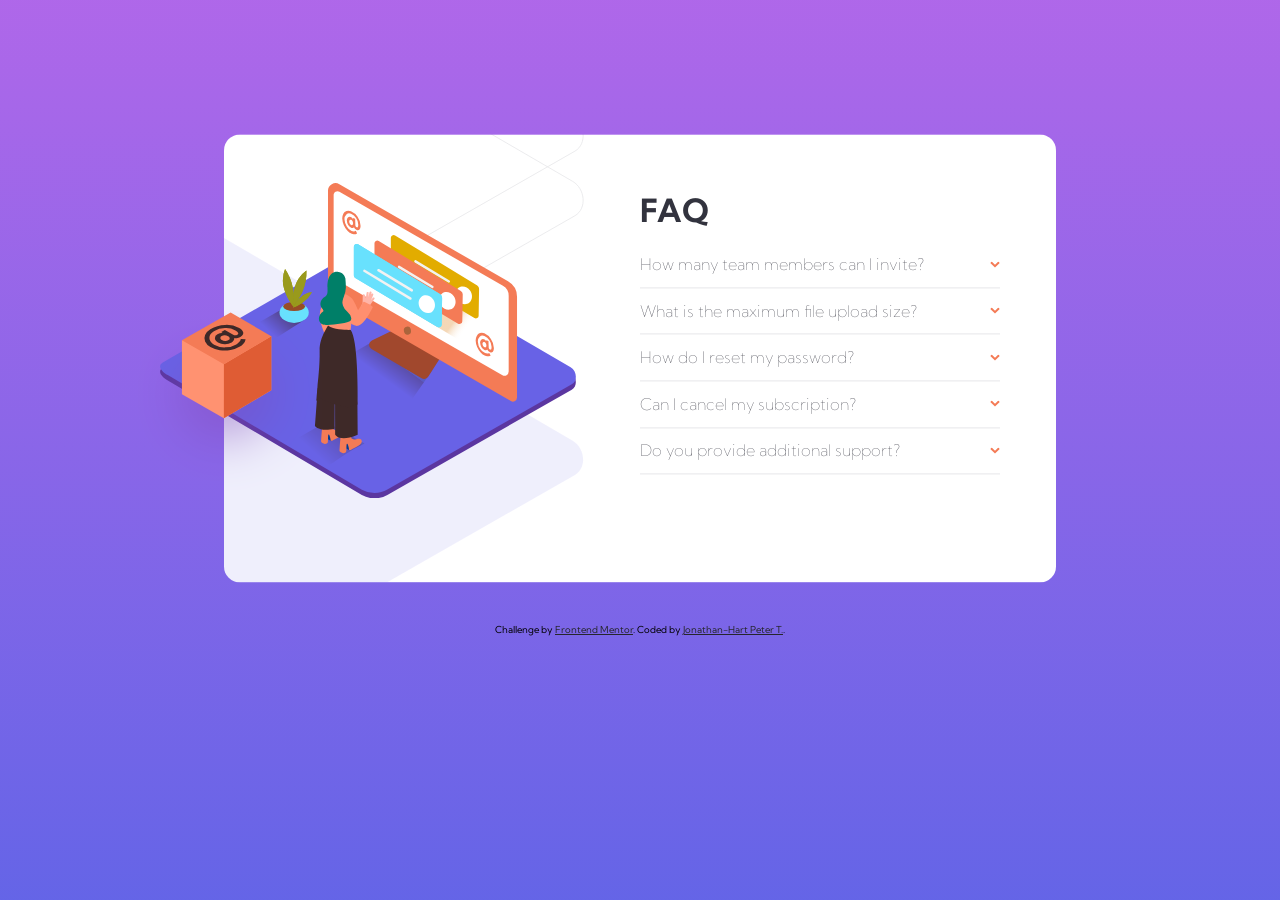
<file: index.html>
<!DOCTYPE html>
<html lang="en">

<head>
  <meta charset="UTF-8">
  <meta name="viewport" content="width=device-width, initial-scale=1.0">
  <link rel="icon" type="image/png" sizes="32x32" href="./images/favicon-32x32.png">
  <link rel="stylesheet" href="style.css">
<link rel="preconnect" href="https://fonts.googleapis.com">
<link rel="preconnect" href="https://fonts.gstatic.com" crossorigin>
<link href="https://fonts.googleapis.com/css2?family=Kumbh+Sans:wght@400;700&display=swap" rel="stylesheet">
  <title>Frontend Mentor | FAQ Accordion Card</title>
  <style>
   
  </style>
</head>

<body>
  <main class="container">
    <div class="image">
      <img src="./images/illustration-woman-online-desktop.svg" alt="">
      <img src="./images/illustration-box-desktop.svg" alt="">
      <img src="./images/illustration-woman-online-mobile.svg" alt="">
    </div>
    <div class="text">
      <h1>FAQ</h1>
      <div class="q1">
        <div class="ques1">
          <h4 id="h4-1" class="normal">How many team members can I invite?</h4>
          <img id="ques1" class="down" src="./images/icon-arrow-down.svg" alt="">
        </div>
        <div id="toggle1" class="hide">
          <p> You can invite up to 2 additional users on the Free plan. There is no limit on team members for the
            Premium plan.</p>
        </div>
      </div>

      <div class="q2">
        <div class="ques2">
          <h4 id="h4-2" class="normal">What is the maximum file upload size?</h4>
          <img id="ques2" class="down" src="./images/icon-arrow-down.svg" alt="">
        </div>
        <div id="toggle2" class="hide">
          <p>No more than 2GB. All files in your account must fit your allotted storage space.</p>
        </div>
      </div>

      <div class="q3">
        <div class="ques3">
          <h4 id="h4-3" class="normal">How do I reset my password?</h4>
          <img id="ques3" class="down" src="./images/icon-arrow-down.svg" alt="">
        </div>
        <div id="toggle3" class="hide">
          <p> Click “Forgot password” from the login page or “Change password” from your profile page.
            A reset link will be emailed to you.</p>
        </div>
      </div>

      <div class="q4">
        <div class="ques4">
          <h4 id="h4-4" class="normal">Can I cancel my subscription?</h4>
          <img id="ques4" class="down" src="./images/icon-arrow-down.svg" alt="">
        </div>
        <div id="toggle4" class="hide">
          <p> Yes! Send us a message and we’ll process your request no questions asked.</p>
        </div>
      </div>

      <div class="q5">
        <div class="ques5">
          <h4 id="h4-5" class="normal">Do you provide additional support?</h4>
          <img id="ques5" class="down" src="./images/icon-arrow-down.svg" alt="">
        </div>
        <div id="toggle5" class="hide">
          <p> Chat and email support is available 24/7. Phone lines are open during normal business hours.</p>
        </div>
      </div>
    </div>
  </main>

  <footer class="attribution">
    Challenge by <a href="https://www.frontendmentor.io?ref=challenge" target="_blank">Frontend Mentor</a>.
    Coded by <a href="#">Jonathan-Hart Peter T.</a>.
  </footer>
  <script src="main.js"></script>
</body>

</html>
</file>
<file: style.css>
* {
  margin: 0;
  padding: 0;
  box-sizing: border-box;
}

body {
  min-height: 100vh;
  background-image: linear-gradient(to bottom, hsl(273, 75%, 66%), hsl(240, 73%, 65%));
  font-family: "Kumbh Sans", sans-serif;
}

.normal {
  font-weight: 100;
  display: inline-block;
}
.normal:hover {
  color: hsl(14, 88%, 65%);
  cursor: pointer;
}

.large {
  font-weight: 700;
  display: inline-block;
}

.down {
  transform: rotate(0deg);
}

.up {
  transform: rotate(180deg);
}

.hide {
  display: none;
}

.show {
  display: block;
  margin: 0.8rem 0;
}

main.container {
  background-image: url(./images/bg-pattern-desktop.svg);
  background-repeat: no-repeat;
  background-position: -29.5rem -16rem;
  background-size: cover;
  max-width: 52rem;
  min-height: 28rem;
  background-color: white;
  display: grid;
  grid-template-columns: 1fr 1fr;
  position: relative;
  top: 50%;
  left: 50%;
  translate: -50% 30%;
  border-radius: 1rem;
}
main.container .image img:first-child {
  position: absolute;
  top: 3rem;
  left: -4rem;
  width: 26rem;
}
main.container .image img:nth-child(2) {
  position: absolute;
  top: 11rem;
  left: -5.8rem;
}
main.container .image img:last-child {
  display: none;
}
main.container .text {
  padding: 2rem 3.5rem 2rem 0;
  color: hsl(235, 11%, 22%);
}
main.container .text p {
  font-size: 0.8rem;
  line-height: 1.3rem;
}
main.container .text h1 {
  margin-bottom: 1.5rem;
  margin-top: 1.5rem;
}
main.container .text .q1, main.container .text .q2, main.container .text .q3, main.container .text .q4, main.container .text .q5 {
  border-bottom: 1px solid hsl(240, 5%, 91%);
}
main.container .text .ques1 {
  display: flex;
  justify-content: space-between;
  align-items: center;
  margin: 0.8rem 0;
}
main.container .text .ques2 {
  display: flex;
  justify-content: space-between;
  align-items: center;
  margin: 0.8rem 0;
}
main.container .text .ques3 {
  display: flex;
  justify-content: space-between;
  align-items: center;
  margin: 0.8rem 0;
}
main.container .text .ques4 {
  display: flex;
  justify-content: space-between;
  align-items: center;
  margin: 0.8rem 0;
}
main.container .text .ques5 {
  display: flex;
  justify-content: space-between;
  align-items: center;
  margin: 0.8rem 0;
}

footer.attribution {
  font-size: 0.6rem;
  text-align: center;
  margin-top: 11rem;
}
footer.attribution a {
  color: hsl(240, 8%, 16%);
}

@media (max-width: 1023px) {
  main.container {
    background-image: url(./images/bg-pattern-mobile.svg);
    background-repeat: no-repeat;
    background-position: 1.5rem 0rem;
    background-size: 17rem;
    max-width: 21.5rem;
    min-height: 35rem;
    background-color: white;
    display: grid;
    grid-template-columns: 1fr;
    position: relative;
    top: 40%;
    translate: -50% 30%;
    border-radius: 1rem;
  }
  main.container .image img:first-child {
    display: none;
  }
  main.container .image img:nth-child(2) {
    display: none;
  }
  main.container .image img:last-child {
    position: absolute;
    top: -7.8rem;
    left: 1.5rem;
    display: block;
    width: 17rem;
  }
  main.container .text {
    padding: 7rem 1rem 2rem 1rem;
    margin-top: -3rem;
  }
  main.container .text p {
    font-size: 0.8rem;
  }
  main.container .text h1 {
    margin-bottom: 1.5rem;
    text-align: center;
  }
}
</file>
<file: faq-accordion-card-main/main.css>
* {
  margin: 0;
  padding: 0;
  box-sizing: border-box;
}

body {
  min-height: 100vh;
  background-image: linear-gradient(to bottom, hsl(273deg, 75%, 66%), hsl(240deg, 73%, 65%));
  font-family: "Kumbh Sans", sans-serif;
}

.normal {
  font-weight: 100;
  display: inline-block;
}
.normal:hover {
  color: hsl(14deg, 88%, 65%);
  cursor: pointer;
}

.large {
  font-weight: 700;
  display: inline-block;
}

.down {
  transform: rotate(0deg);
}

.up {
  transform: rotate(180deg);
}

.hide {
  display: none;
}

.show {
  display: block;
  margin: 0.8rem 0;
}

main.container {
  background-image: url(./images/bg-pattern-desktop.svg);
  background-repeat: no-repeat;
  background-position: -29.5rem -16rem;
  background-size: cover;
  max-width: 52rem;
  min-height: 28rem;
  background-color: white;
  display: grid;
  grid-template-columns: 1fr 1fr;
  position: relative;
  top: 50%;
  left: 50%;
  translate: -50% 30%;
  border-radius: 1rem;
}
main.container .image img:first-child {
  position: absolute;
  top: 3rem;
  left: -4rem;
  width: 26rem;
}
main.container .image img:nth-child(2) {
  position: absolute;
  top: 11rem;
  left: -5.8rem;
}
main.container .image img:last-child {
  display: none;
}
main.container .text {
  padding: 2rem 3.5rem 2rem 0;
  color: hsl(235deg, 11%, 22%);
}
main.container .text p {
  font-size: 0.8rem;
}
main.container .text h1 {
  margin-bottom: 1.5rem;
  margin-top: 1.5rem;
}
main.container .text .q1, main.container .text .q2, main.container .text .q3, main.container .text .q4, main.container .text .q5 {
  border-bottom: 1px solid hsl(240deg, 5%, 91%);
}
main.container .text .ques1 {
  display: flex;
  justify-content: space-between;
  align-items: center;
  margin: 0.8rem 0;
}
main.container .text .ques2 {
  display: flex;
  justify-content: space-between;
  align-items: center;
  margin: 0.8rem 0;
}
main.container .text .ques3 {
  display: flex;
  justify-content: space-between;
  align-items: center;
  margin: 0.8rem 0;
}
main.container .text .ques4 {
  display: flex;
  justify-content: space-between;
  align-items: center;
  margin: 0.8rem 0;
}
main.container .text .ques5 {
  display: flex;
  justify-content: space-between;
  align-items: center;
  margin: 0.8rem 0;
}

footer.attribution {
  font-size: 0.6rem;
  text-align: center;
  margin-top: 11rem;
}
footer.attribution a {
  color: hsl(240deg, 8%, 16%);
}

@media (max-width: 768px) {
  main.container {
    background-image: url(./images/bg-pattern-mobile.svg);
    background-repeat: no-repeat;
    background-position: 1.5rem 0rem;
    background-size: 17rem;
    max-width: 20rem;
    min-height: 35rem;
    background-color: white;
    display: grid;
    grid-template-columns: 1fr;
    position: relative;
    top: 40%;
    translate: -50% 30%;
    border-radius: 1rem;
  }
  main.container .image img:first-child {
    display: none;
  }
  main.container .image img:nth-child(2) {
    display: none;
  }
  main.container .image img:last-child {
    position: absolute;
    top: -7.8rem;
    left: 1.5rem;
    display: block;
    width: 17rem;
  }
  main.container .text {
    padding: 7rem 1rem 2rem 1rem;
    margin-top: -3rem;
  }
  main.container .text p {
    font-size: 0.8rem;
  }
  main.container .text h1 {
    margin-bottom: 1.5rem;
    text-align: center;
  }
}
</file>
